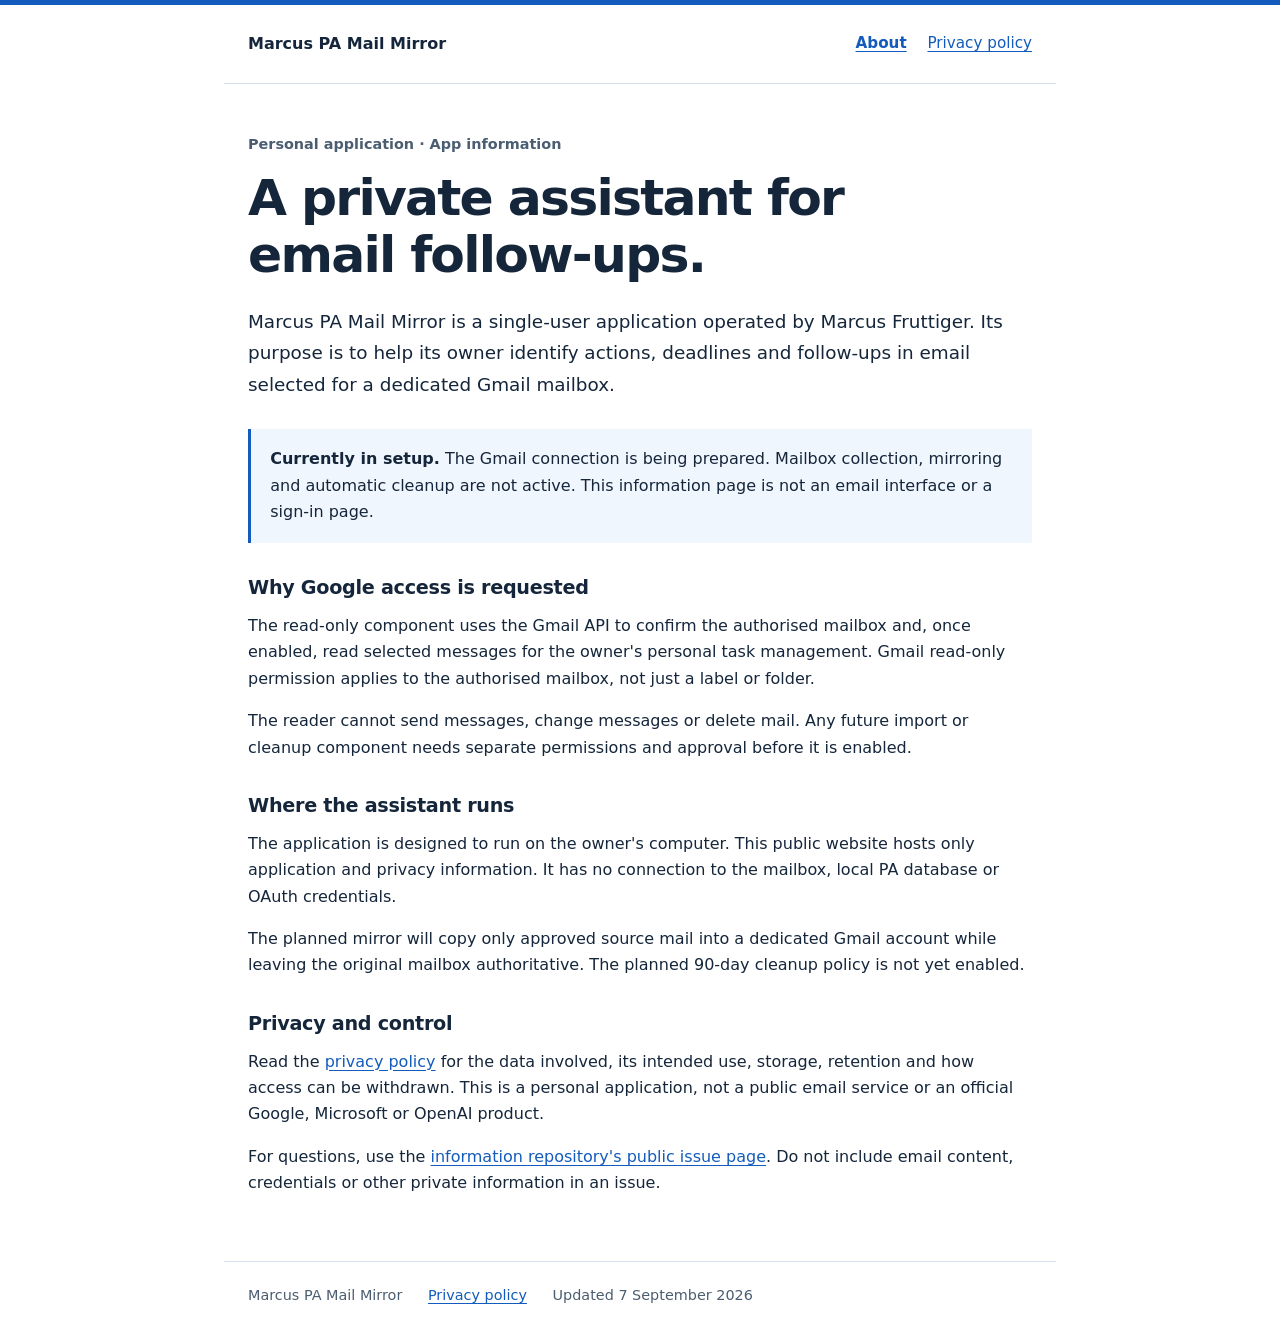
<file: index.html>
<!doctype html>
<html lang="en">
<head>
  <meta charset="utf-8">
  <meta name="viewport" content="width=device-width, initial-scale=1">
  <meta name="description" content="App information for Marcus PA Mail Mirror, a private, single-user email productivity assistant.">
  <meta name="referrer" content="no-referrer">
  <title>Marcus PA Mail Mirror</title>
  <link rel="stylesheet" href="styles.css">
</head>
<body>
  <a class="skip" href="#main">Skip to content</a>
  <header>
    <a class="brand" href="./">Marcus PA Mail Mirror</a>
    <nav aria-label="Main navigation"><a href="./" aria-current="page">About</a><a href="privacy.html">Privacy policy</a></nav>
  </header>
  <main id="main">
    <p class="eyebrow">Personal application · App information</p>
    <h1>A private assistant for email follow-ups.</h1>
    <p class="intro">Marcus PA Mail Mirror is a single-user application operated by Marcus Fruttiger. Its purpose is to help its owner identify actions, deadlines and follow-ups in email selected for a dedicated Gmail mailbox.</p>
    <aside class="notice" aria-label="Setup status"><strong>Currently in setup.</strong> The Gmail connection is being prepared. Mailbox collection, mirroring and automatic cleanup are not active. This information page is not an email interface or a sign-in page.</aside>
    <section>
      <h2>Why Google access is requested</h2>
      <p>The read-only component uses the Gmail API to confirm the authorised mailbox and, once enabled, read selected messages for the owner's personal task management. Gmail read-only permission applies to the authorised mailbox, not just a label or folder.</p>
      <p>The reader cannot send messages, change messages or delete mail. Any future import or cleanup component needs separate permissions and approval before it is enabled.</p>
    </section>
    <section>
      <h2>Where the assistant runs</h2>
      <p>The application is designed to run on the owner's computer. This public website hosts only application and privacy information. It has no connection to the mailbox, local PA database or OAuth credentials.</p>
      <p>The planned mirror will copy only approved source mail into a dedicated Gmail account while leaving the original mailbox authoritative. The planned 90-day cleanup policy is not yet enabled.</p>
    </section>
    <section>
      <h2>Privacy and control</h2>
      <p>Read the <a href="privacy.html">privacy policy</a> for the data involved, its intended use, storage, retention and how access can be withdrawn. This is a personal application, not a public email service or an official Google, Microsoft or OpenAI product.</p>
      <p>For questions, use the <a href="https://github.com/Fruttiger/marcus-pa-info/issues">information repository's public issue page</a>. Do not include email content, credentials or other private information in an issue.</p>
    </section>
  </main>
  <footer><span>Marcus PA Mail Mirror</span><a href="privacy.html">Privacy policy</a><span>Updated 7 September 2026</span></footer>
</body>
</html>
</file>
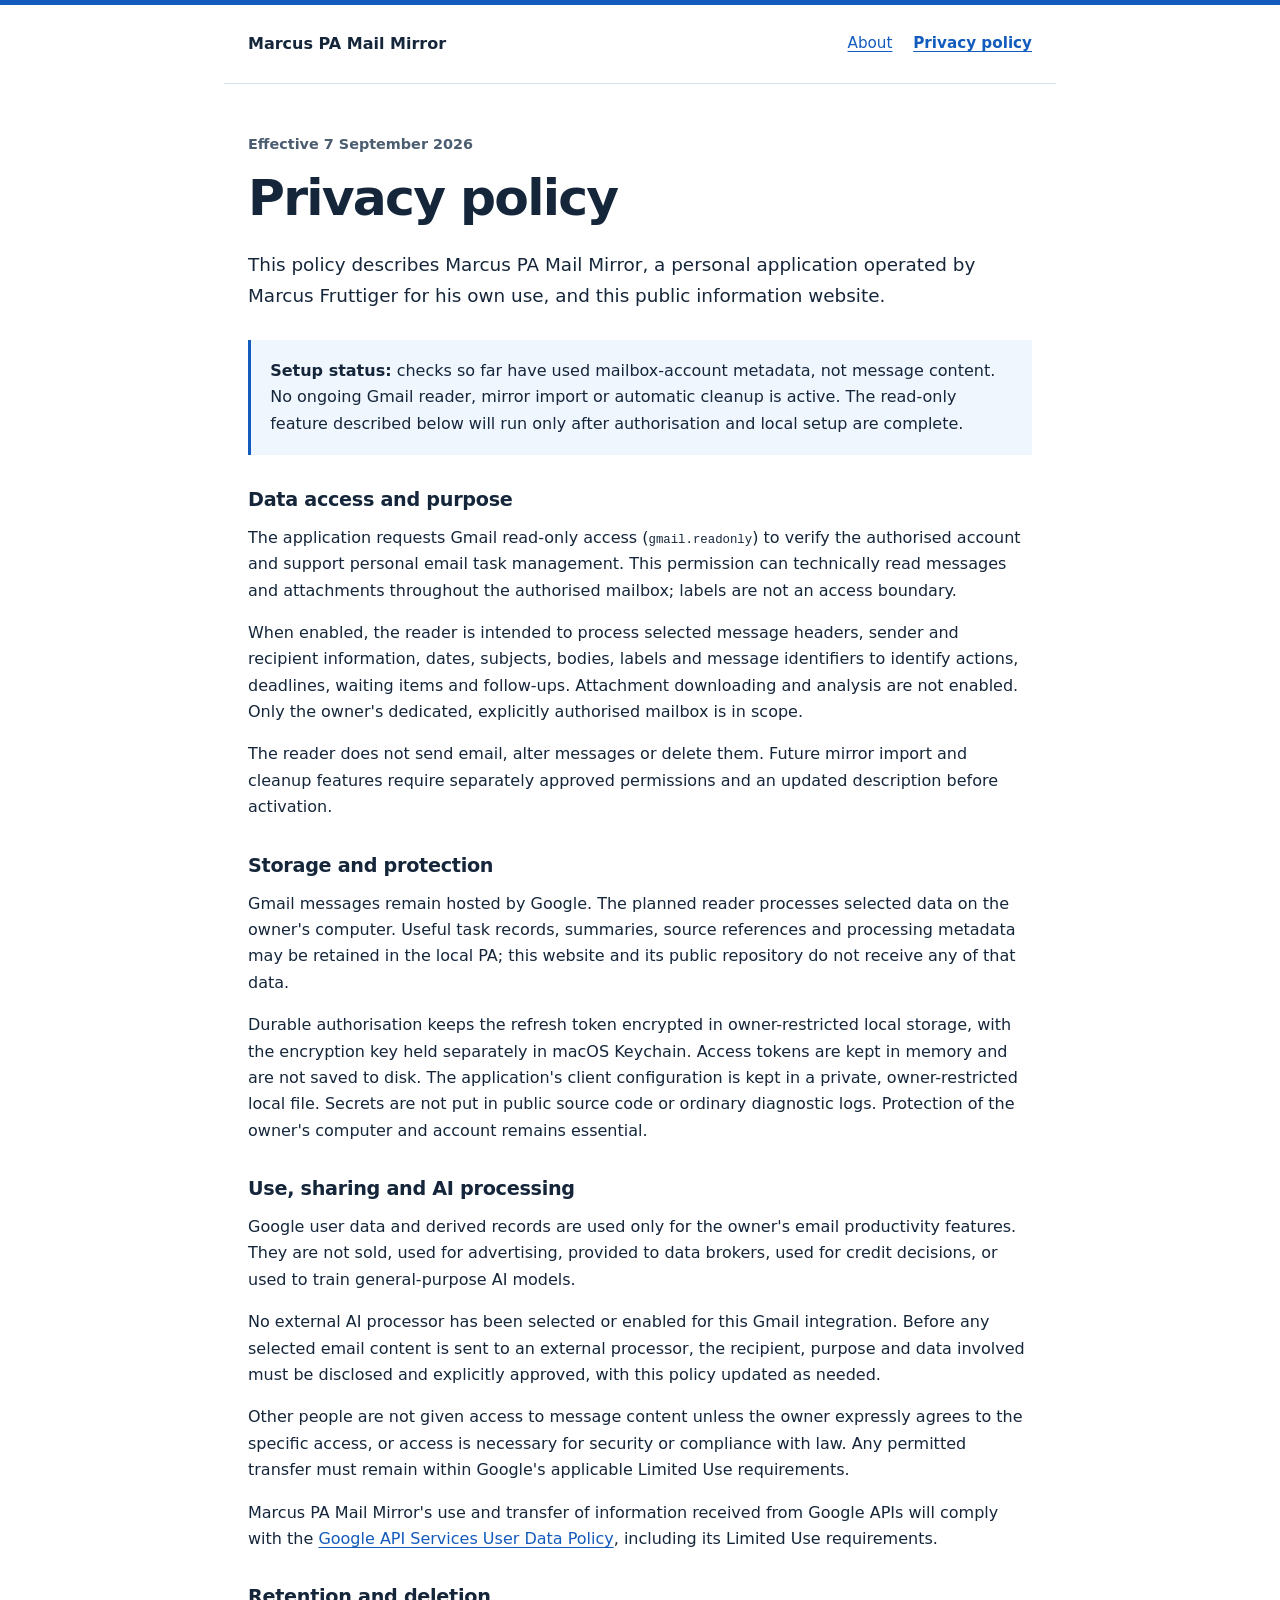
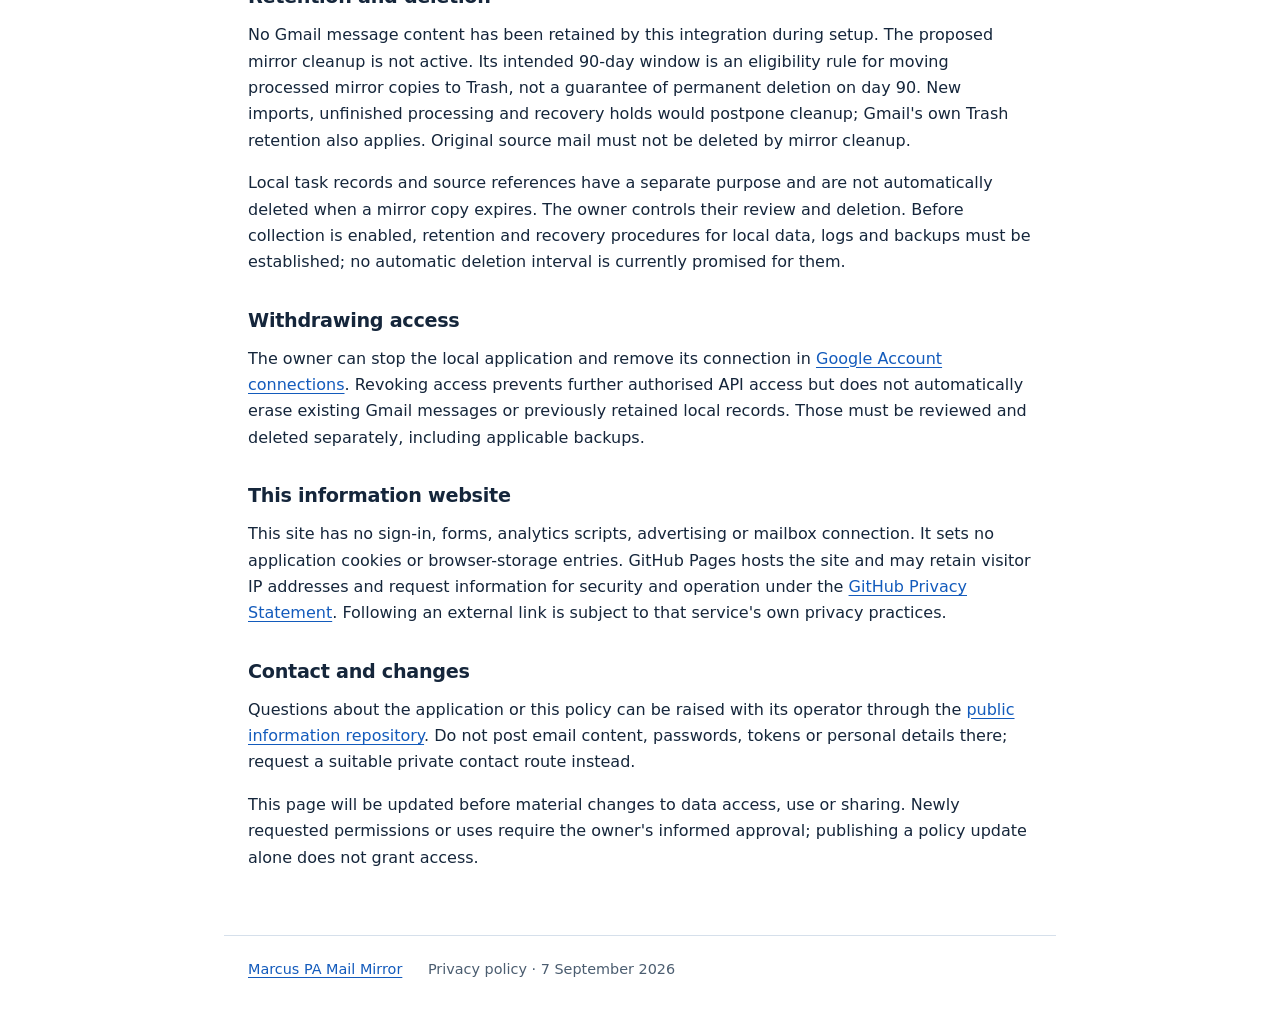
<file: privacy.html>
<!doctype html>
<html lang="en">
<head>
  <meta charset="utf-8">
  <meta name="viewport" content="width=device-width, initial-scale=1">
  <meta name="description" content="Privacy policy for the personal Marcus PA Mail Mirror application and its information website.">
  <meta name="referrer" content="no-referrer">
  <title>Privacy policy · Marcus PA Mail Mirror</title>
  <link rel="stylesheet" href="styles.css">
</head>
<body>
  <a class="skip" href="#main">Skip to content</a>
  <header>
    <a class="brand" href="./">Marcus PA Mail Mirror</a>
    <nav aria-label="Main navigation"><a href="./">About</a><a href="privacy.html" aria-current="page">Privacy policy</a></nav>
  </header>
  <main id="main">
    <p class="eyebrow">Effective 7 September 2026</p>
    <h1>Privacy policy</h1>
    <p class="intro">This policy describes Marcus PA Mail Mirror, a personal application operated by Marcus Fruttiger for his own use, and this public information website.</p>
    <aside class="notice"><strong>Setup status:</strong> checks so far have used mailbox-account metadata, not message content. No ongoing Gmail reader, mirror import or automatic cleanup is active. The read-only feature described below will run only after authorisation and local setup are complete.</aside>
    <section>
      <h2>Data access and purpose</h2>
      <p>The application requests Gmail read-only access (<code>gmail.readonly</code>) to verify the authorised account and support personal email task management. This permission can technically read messages and attachments throughout the authorised mailbox; labels are not an access boundary.</p>
      <p>When enabled, the reader is intended to process selected message headers, sender and recipient information, dates, subjects, bodies, labels and message identifiers to identify actions, deadlines, waiting items and follow-ups. Attachment downloading and analysis are not enabled. Only the owner's dedicated, explicitly authorised mailbox is in scope.</p>
      <p>The reader does not send email, alter messages or delete them. Future mirror import and cleanup features require separately approved permissions and an updated description before activation.</p>
    </section>
    <section>
      <h2>Storage and protection</h2>
      <p>Gmail messages remain hosted by Google. The planned reader processes selected data on the owner's computer. Useful task records, summaries, source references and processing metadata may be retained in the local PA; this website and its public repository do not receive any of that data.</p>
      <p>Durable authorisation keeps the refresh token encrypted in owner-restricted local storage, with the encryption key held separately in macOS Keychain. Access tokens are kept in memory and are not saved to disk. The application's client configuration is kept in a private, owner-restricted local file. Secrets are not put in public source code or ordinary diagnostic logs. Protection of the owner's computer and account remains essential.</p>
    </section>
    <section>
      <h2>Use, sharing and AI processing</h2>
      <p>Google user data and derived records are used only for the owner's email productivity features. They are not sold, used for advertising, provided to data brokers, used for credit decisions, or used to train general-purpose AI models.</p>
      <p>No external AI processor has been selected or enabled for this Gmail integration. Before any selected email content is sent to an external processor, the recipient, purpose and data involved must be disclosed and explicitly approved, with this policy updated as needed.</p>
      <p>Other people are not given access to message content unless the owner expressly agrees to the specific access, or access is necessary for security or compliance with law. Any permitted transfer must remain within Google's applicable Limited Use requirements.</p>
      <p>Marcus PA Mail Mirror's use and transfer of information received from Google APIs will comply with the <a href="https://developers.google.com/terms/api-services-user-data-policy">Google API Services User Data Policy</a>, including its Limited Use requirements.</p>
    </section>
    <section>
      <h2>Retention and deletion</h2>
      <p>No Gmail message content has been retained by this integration during setup. The proposed mirror cleanup is not active. Its intended 90-day window is an eligibility rule for moving processed mirror copies to Trash, not a guarantee of permanent deletion on day 90. New imports, unfinished processing and recovery holds would postpone cleanup; Gmail's own Trash retention also applies. Original source mail must not be deleted by mirror cleanup.</p>
      <p>Local task records and source references have a separate purpose and are not automatically deleted when a mirror copy expires. The owner controls their review and deletion. Before collection is enabled, retention and recovery procedures for local data, logs and backups must be established; no automatic deletion interval is currently promised for them.</p>
    </section>
    <section>
      <h2>Withdrawing access</h2>
      <p>The owner can stop the local application and remove its connection in <a href="https://myaccount.google.com/connections">Google Account connections</a>. Revoking access prevents further authorised API access but does not automatically erase existing Gmail messages or previously retained local records. Those must be reviewed and deleted separately, including applicable backups.</p>
    </section>
    <section>
      <h2>This information website</h2>
      <p>This site has no sign-in, forms, analytics scripts, advertising or mailbox connection. It sets no application cookies or browser-storage entries. GitHub Pages hosts the site and may retain visitor IP addresses and request information for security and operation under the <a href="https://docs.github.com/en/site-policy/privacy-policies/github-general-privacy-statement">GitHub Privacy Statement</a>. Following an external link is subject to that service's own privacy practices.</p>
    </section>
    <section>
      <h2>Contact and changes</h2>
      <p>Questions about the application or this policy can be raised with its operator through the <a href="https://github.com/Fruttiger/marcus-pa-info/issues">public information repository</a>. Do not post email content, passwords, tokens or personal details there; request a suitable private contact route instead.</p>
      <p>This page will be updated before material changes to data access, use or sharing. Newly requested permissions or uses require the owner's informed approval; publishing a policy update alone does not grant access.</p>
    </section>
  </main>
  <footer><a href="./">Marcus PA Mail Mirror</a><span>Privacy policy · 7 September 2026</span></footer>
</body>
</html>
</file>
<file: styles.css>
:root{color-scheme:light;--ink:#15263b;--muted:#4b5d70;--accent:#135bbc;--line:#d6e0eb;--wash:#f0f6fe;--paper:#fff;font-family:system-ui,-apple-system,BlinkMacSystemFont,"Segoe UI",sans-serif;font-size:100%;line-height:1.65;color:var(--ink);background:var(--paper)}
*{box-sizing:border-box}
body{margin:0;border-top:5px solid var(--accent)}
a{color:var(--accent);text-underline-offset:.2em}
a:hover{text-decoration-thickness:2px}
a:focus-visible{outline:3px solid var(--accent);outline-offset:5px}
header,main,footer{max-width:52rem;margin-inline:auto;padding-inline:1.5rem}
header{display:flex;align-items:center;justify-content:space-between;gap:1rem;flex-wrap:wrap;padding-block:1.6rem;border-bottom:1px solid var(--line)}
.brand{color:var(--ink);font-weight:700;text-decoration:none}
nav{display:flex;gap:1.3rem;flex-wrap:wrap;font-size:.95rem}
nav [aria-current]{font-weight:650}
main{padding-block:3.1rem 3rem}
.eyebrow{font-size:.9rem;font-weight:650;color:var(--muted);margin:0 0 .8rem}
h1{font-size:clamp(2rem,5vw,3.15rem);line-height:1.13;letter-spacing:-.035em;margin:0 0 1.4rem;max-width:19ch}
.intro{font-size:1.15rem;line-height:1.7}
h2{font-size:1.2rem;line-height:1.35;margin:0 0 .75rem;letter-spacing:-.015em}
p{margin:0 0 1rem}
section{margin-top:2rem}
.notice{background:var(--wash);border-left:3px solid var(--accent);padding:1.1rem 1.2rem;margin-block:1.8rem;color:var(--ink)}
code{font-size:.95em;overflow-wrap:anywhere}
footer{display:flex;gap:.6rem 1.6rem;flex-wrap:wrap;color:var(--muted);font-size:.9rem;padding-block:1.4rem 2rem;border-top:1px solid var(--line)}
.skip{position:absolute;top:-6rem;left:1rem;background:white;padding:.8rem;z-index:1}
.skip:focus{top:1rem}
@media(max-width:36rem){header,main,footer{padding-inline:1.2rem}header{align-items:flex-start;flex-direction:column}main{padding-top:2rem}}
@media(prefers-reduced-motion:no-preference){a{transition:color .15s ease}}
</file>
